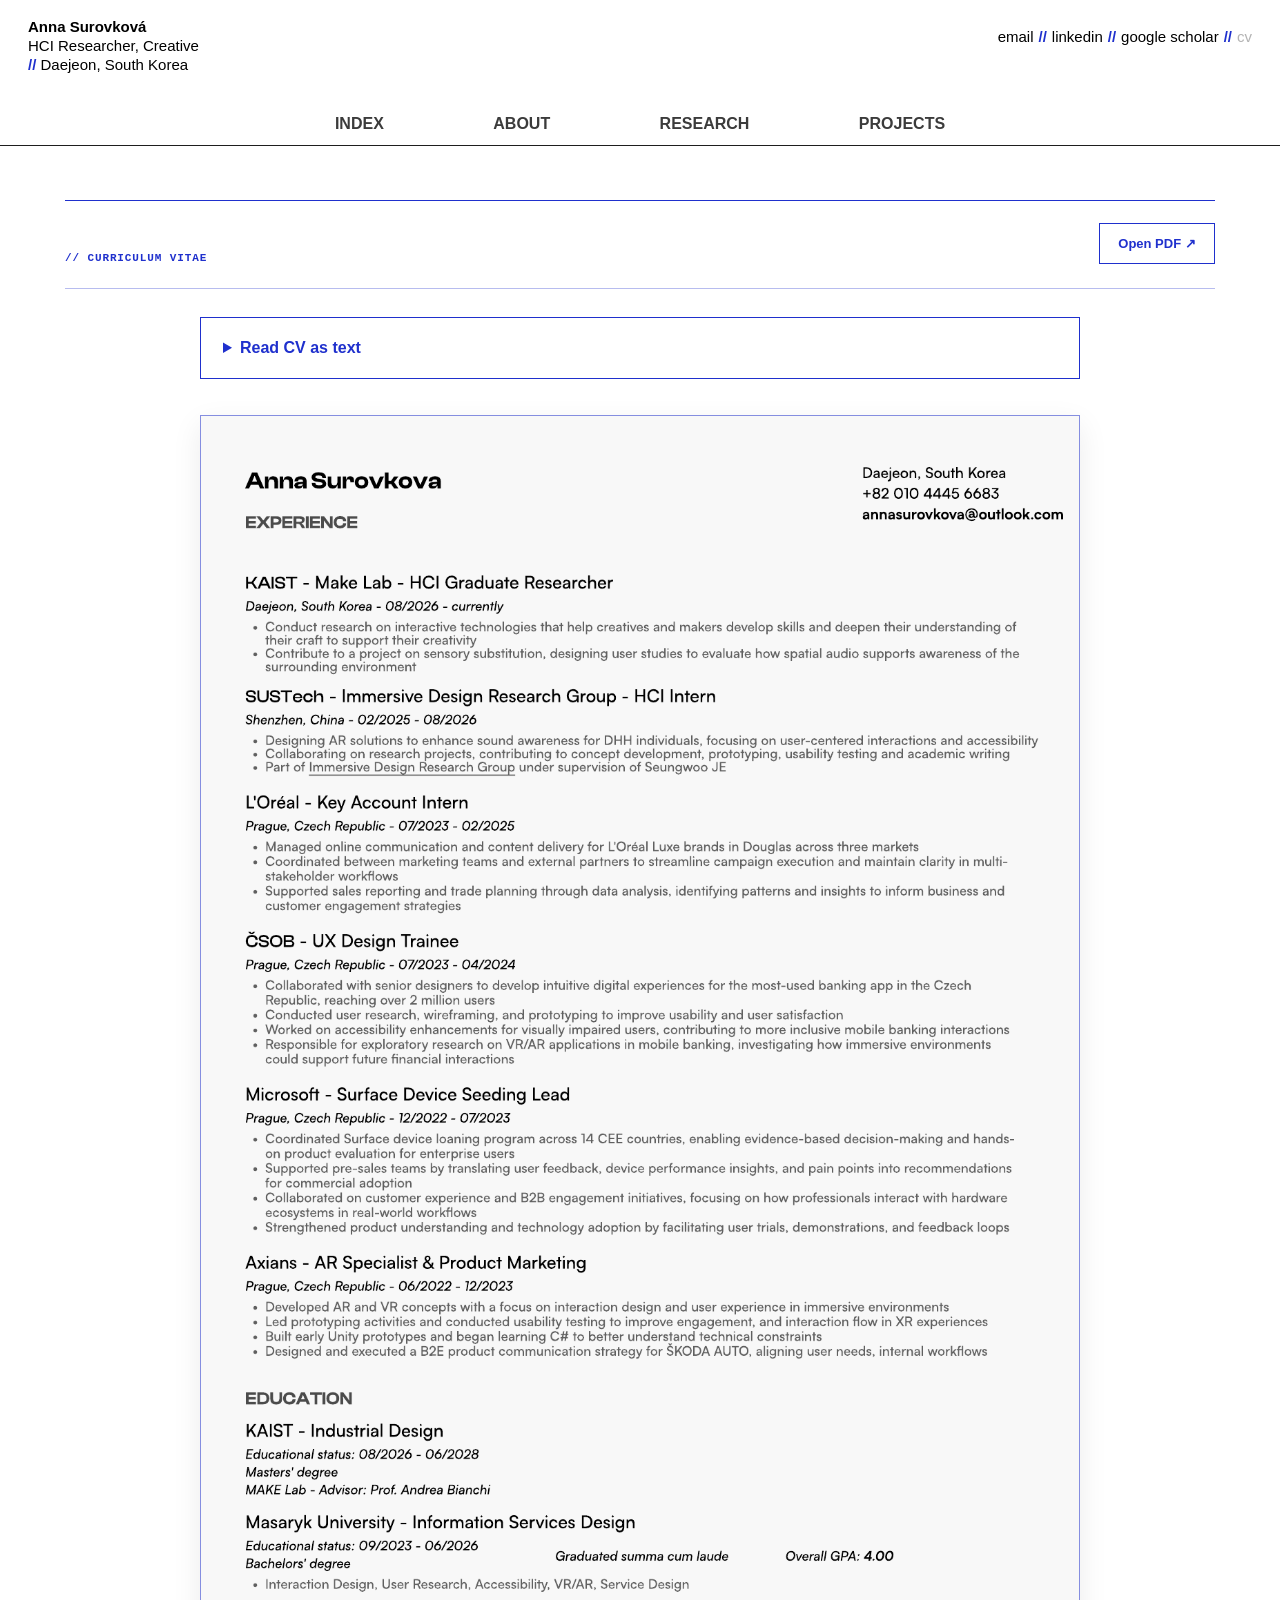
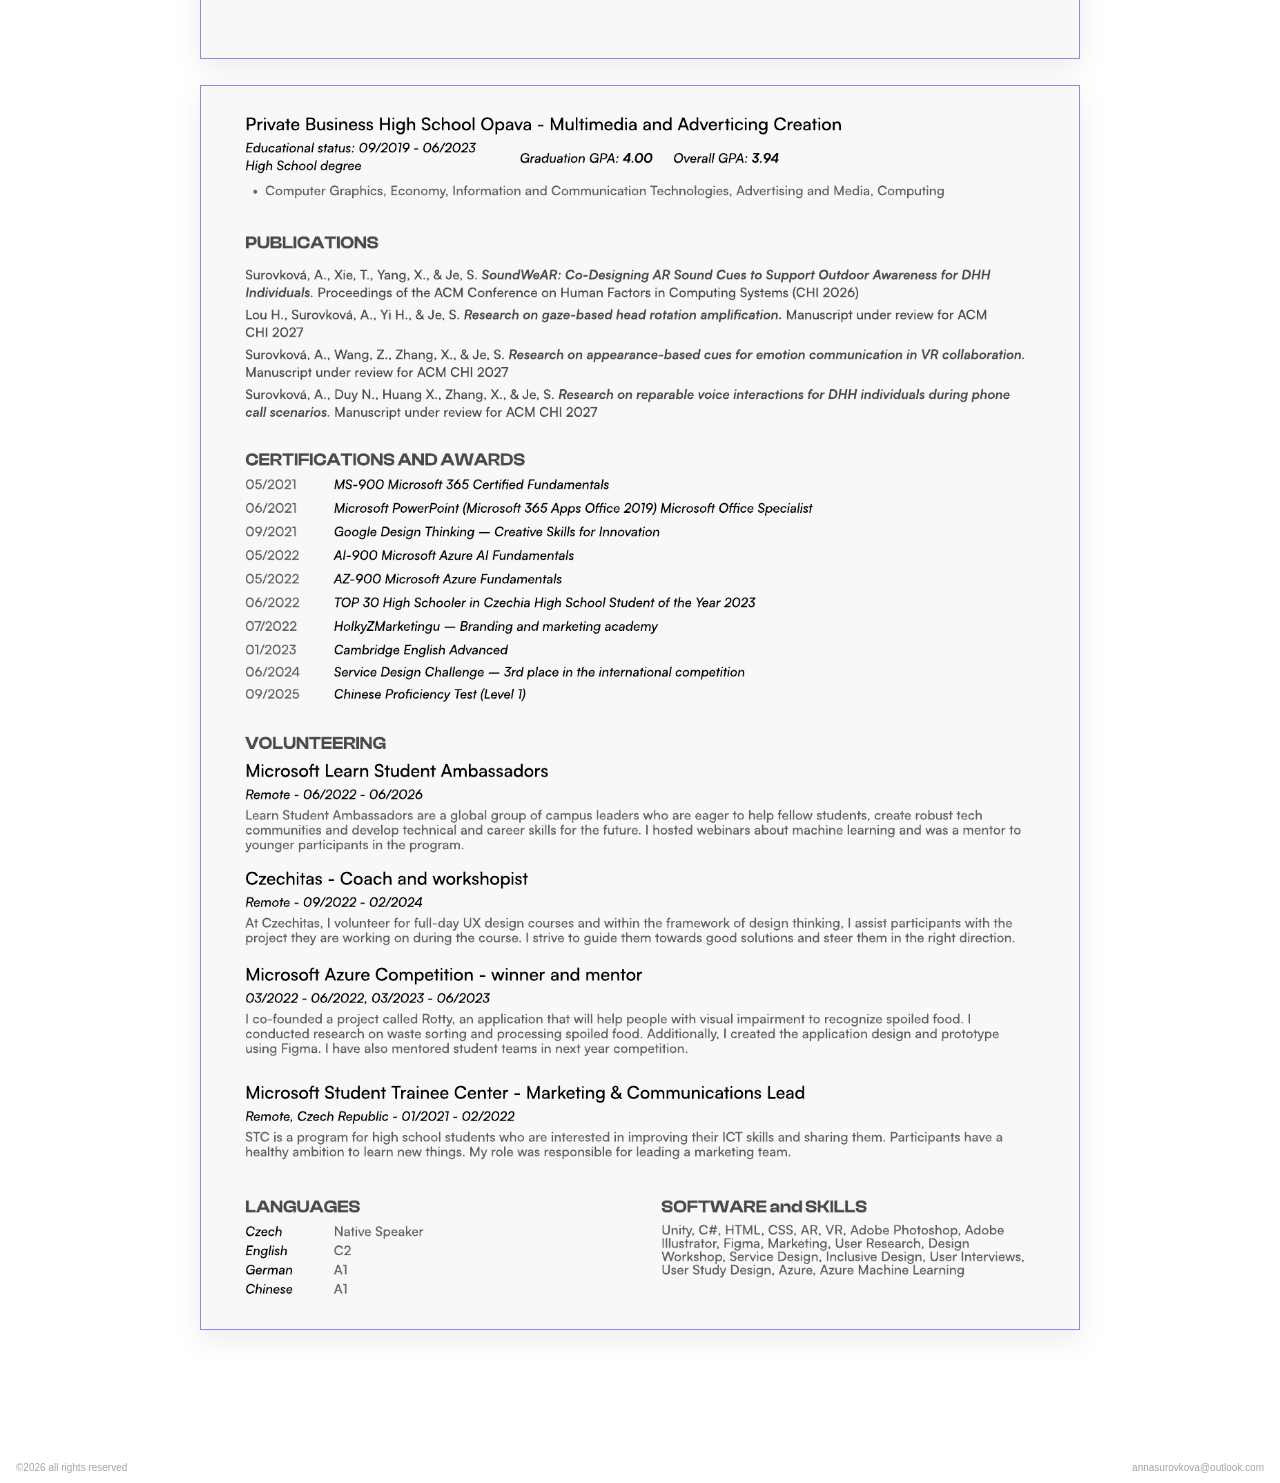
<file: cv.html>
<!doctype html>
<html lang="en">
  <head>
    <meta charset="UTF-8" />
    <meta name="viewport" content="width=device-width, initial-scale=1" />
    <meta name="description" content="Curriculum vitae of Anna Surovková, HCI Graduate Researcher at KAIST MAKE Lab and master's student in Industrial Design." />
    <title>CV — Anna Surovková</title>
    <link rel="stylesheet" href="./interior-pages.css?v=20261030c" />
  </head>
  <body>
    <header class="page-header">
      <div class="page-header__top">
        <div class="page-identity">
          <strong>Anna Surovková</strong>
          <span>HCI Researcher, Creative</span>
          <span><i>//</i> Daejeon, South Korea</span>
        </div>
        <nav class="page-links" aria-label="External links">
          <a href="mailto:annasurovkova@outlook.com">email</a><i>//</i>
          <a href="https://www.linkedin.com/in/annasurovkova/" target="_blank" rel="noreferrer">linkedin</a><i>//</i>
          <a href="https://scholar.google.com/citations?view_op=list_works&amp;hl=en&amp;user=cHsy_EwAAAAJ" target="_blank" rel="noreferrer">google scholar</a><i>//</i>
          <a href="./cv.html" aria-current="page">cv</a>
        </nav>
      </div>
      <nav class="page-nav" aria-label="Primary navigation">
        <a href="./index.html">INDEX</a>
        <a href="./about.html">ABOUT</a>
        <a href="./research.html">RESEARCH</a>
        <a href="./projects.html">PROJECTS</a>
      </nav>
    </header>

    <main class="interior-main cv-page">
      <header class="cv-intro">
        <div>
          <h1 class="section-index"><span>//</span> Curriculum Vitae</h1>
        </div>
        <div class="cv-intro__actions">
          <a href="./assets/anna-surovkova-cv.pdf?v=20261030" target="_blank" rel="noreferrer">Open PDF <span aria-hidden="true">↗</span></a>
        </div>
      </header>

      <details class="cv-text">
        <summary>Read CV as text</summary>
        <div class="cv-text__content">
          <header class="cv-text__header">
            <h2>Anna Surovková</h2>
            <address>
              Daejeon, South Korea<br />
              +82 010 4445 6683<br />
              <a href="mailto:annasurovkova@outlook.com">annasurovkova@outlook.com</a>
            </address>
          </header>

          <section class="cv-text__section" aria-labelledby="cv-experience">
            <h3 id="cv-experience">Experience</h3>
            <article class="cv-text__entry">
              <h4>KAIST — MAKE Lab — HCI Graduate Researcher</h4>
              <p class="cv-text__meta">Daejeon, South Korea · August 2026–present</p>
              <ul>
                <li>Conduct research on interactive technologies that help creatives and makers develop skills and deepen their understanding of their craft to support their creativity</li>
                <li>Contribute to a project on sensory substitution, designing user studies to evaluate how spatial audio supports awareness of the surrounding environment</li>
              </ul>
            </article>
            <article class="cv-text__entry">
              <h4>SUSTech — Immersive Design Research Group — HCI Intern</h4>
              <p class="cv-text__meta">Shenzhen, China · February 2025–August 2026</p>
              <ul>
                <li>Designed AR solutions to enhance sound awareness for DHH individuals, focusing on user-centered interactions and accessibility</li>
                <li>Collaborated on research projects, contributing to concept development, prototyping, usability testing, and academic writing</li>
                <li>Part of Immersive Design Research Group under the supervision of Seungwoo Je</li>
              </ul>
            </article>
            <article class="cv-text__entry">
              <h4>L’Oréal — Key Account Intern</h4>
              <p class="cv-text__meta">Prague, Czech Republic · July 2023–February 2025</p>
              <ul>
                <li>Managed online communication and content delivery for L’Oréal Luxe brands in Douglas across three markets</li>
                <li>Coordinated between marketing teams and external partners to streamline campaign execution and maintain clarity in multi-stakeholder workflows</li>
                <li>Supported sales reporting and trade planning through data analysis, identifying patterns and insights to inform business and customer engagement strategies</li>
              </ul>
            </article>
            <article class="cv-text__entry">
              <h4>ČSOB — UX Design Trainee</h4>
              <p class="cv-text__meta">Prague, Czech Republic · July 2023–April 2024</p>
              <ul>
                <li>Collaborated with senior designers to develop intuitive digital experiences for the most-used banking app in the Czech Republic, reaching over 2 million users</li>
                <li>Conducted user research, wireframing, and prototyping to improve usability and user satisfaction</li>
                <li>Worked on accessibility enhancements for visually impaired users, contributing to more inclusive mobile banking interactions</li>
                <li>Responsible for exploratory research on VR/AR applications in mobile banking, investigating how immersive environments could support future financial interactions</li>
              </ul>
            </article>
            <article class="cv-text__entry">
              <h4>Microsoft — Surface Device Seeding Lead</h4>
              <p class="cv-text__meta">Prague, Czech Republic · December 2022–July 2023</p>
              <ul>
                <li>Coordinated Surface device loaning program across 14 CEE countries, enabling evidence-based decision-making and hands-on product evaluation for enterprise users</li>
                <li>Supported pre-sales teams by translating user feedback, device performance insights, and pain points into recommendations for commercial adoption</li>
                <li>Collaborated on customer experience and B2B engagement initiatives, focusing on how professionals interact with hardware ecosystems in real-world workflows</li>
                <li>Strengthened product understanding and technology adoption by facilitating user trials, demonstrations, and feedback loops</li>
              </ul>
            </article>
            <article class="cv-text__entry">
              <h4>Axians — AR Specialist &amp; Product Marketing</h4>
              <p class="cv-text__meta">Prague, Czech Republic · June 2022–December 2023</p>
              <ul>
                <li>Developed AR and VR concepts with a focus on interaction design and user experience in immersive environments</li>
                <li>Led prototyping activities and conducted usability testing to improve engagement and interaction flow in XR experiences</li>
                <li>Built early Unity prototypes and began learning C# to better understand technical constraints</li>
                <li>Designed and executed a B2E product communication strategy for ŠKODA AUTO, aligning user needs and internal workflows</li>
              </ul>
            </article>
          </section>

          <section class="cv-text__section" aria-labelledby="cv-education">
            <h3 id="cv-education">Education</h3>
            <article class="cv-text__entry">
              <h4>KAIST — Industrial Design</h4>
              <p class="cv-text__meta">August 2026–June 2028 (expected)</p>
              <p>Master’s degree<br />MAKE Lab · Advisor: Prof. Andrea Bianchi</p>
            </article>
            <article class="cv-text__entry">
              <h4>Masaryk University — Information Services Design</h4>
              <p class="cv-text__meta">September 2023–June 2026</p>
              <p>Bachelor’s degree · Graduated <em>summa cum laude</em> · Overall GPA: 4.00</p>
              <ul><li>Interaction Design, User Research, Accessibility, VR/AR, Service Design</li></ul>
            </article>
            <article class="cv-text__entry">
              <h4>Private Business High School Opava — Multimedia and Advertising Creation</h4>
              <p class="cv-text__meta">September 2019–June 2023</p>
              <p>High school degree · Graduation GPA: 4.00 · Overall GPA: 3.94</p>
              <ul><li>Computer Graphics, Economy, Information and Communication Technologies, Advertising and Media, Computing</li></ul>
            </article>
          </section>

          <section class="cv-text__section" aria-labelledby="cv-publications">
            <h3 id="cv-publications">Publications</h3>
            <p>Surovková, A., Xie, T., Yang, X., &amp; Je, S. <cite>SoundWeAR: Co-Designing AR Sound Cues to Support Outdoor Awareness for DHH Individuals.</cite> Proceedings of the ACM Conference on Human Factors in Computing Systems (CHI 2026). <a href="https://doi.org/10.1145/3772318.3790880" target="_blank" rel="noreferrer">Read paper <span aria-hidden="true">↗</span></a></p>
            <h4 class="cv-text__subheading">Manuscripts under review</h4>
            <ul class="cv-text__publications">
              <li>Lou, H., Surovková, A., Yi, H., &amp; Je, S. <cite>Research on gaze-based head rotation amplification.</cite> Manuscript under review for ACM CHI 2027.</li>
              <li>Surovková, A., Wang, Z., Zhang, X., &amp; Je, S. <cite>Research on appearance-based cues for emotion communication in VR collaboration.</cite> Manuscript under review for ACM CHI 2027.</li>
              <li>Surovková, A., Duy, N., Huang, X., Zhang, X., &amp; Je, S. <cite>Research on reparable voice interactions for DHH individuals during phone call scenarios.</cite> Manuscript under review for ACM CHI 2027.</li>
            </ul>
          </section>

          <section class="cv-text__section" aria-labelledby="cv-certifications">
            <h3 id="cv-certifications">Certifications and awards</h3>
            <dl class="cv-text__dated-list">
              <div><dt>May 2021</dt><dd>MS-900 Microsoft 365 Certified Fundamentals</dd></div>
              <div><dt>June 2021</dt><dd>Microsoft PowerPoint (Microsoft 365 Apps Office 2019) Microsoft Office Specialist</dd></div>
              <div><dt>September 2021</dt><dd>Google Design Thinking — Creative Skills for Innovation</dd></div>
              <div><dt>May 2022</dt><dd>AI-900 Microsoft Azure AI Fundamentals</dd></div>
              <div><dt>May 2022</dt><dd>AZ-900 Microsoft Azure Fundamentals</dd></div>
              <div><dt>June 2022</dt><dd>TOP 30 High Schooler in Czechia High School Student of the Year 2023</dd></div>
              <div><dt>July 2022</dt><dd>HolkyZMarketingu — Branding and marketing academy</dd></div>
              <div><dt>January 2023</dt><dd>Cambridge English Advanced</dd></div>
              <div><dt>June 2024</dt><dd>Service Design Challenge — 3rd place in the international competition</dd></div>
              <div><dt>September 2025</dt><dd>Chinese Proficiency Test (Level 1)</dd></div>
            </dl>
          </section>

          <section class="cv-text__section" aria-labelledby="cv-volunteering">
            <h3 id="cv-volunteering">Volunteering</h3>
            <article class="cv-text__entry">
              <h4>Microsoft Learn Student Ambassadors</h4>
              <p class="cv-text__meta">Remote · June 2022–June 2026</p>
              <p>Learn Student Ambassadors are a global group of campus leaders who are eager to help fellow students, create robust tech communities, and develop technical and career skills for the future. I hosted webinars about machine learning and was a mentor to younger participants in the program.</p>
            </article>
            <article class="cv-text__entry">
              <h4>Czechitas — Coach and workshopist</h4>
              <p class="cv-text__meta">Remote · September 2022–February 2024</p>
              <p>At Czechitas, I volunteered for full-day UX design courses within the framework of design thinking. I assisted participants with the projects they were working on during the course, guiding them towards good solutions and steering them in the right direction.</p>
            </article>
            <article class="cv-text__entry">
              <h4>Microsoft Azure Competition — Winner and mentor</h4>
              <p class="cv-text__meta">March 2022–June 2022; March 2023–June 2023</p>
              <p>I co-founded a project called Rotty, an application to help people with visual impairment recognize spoiled food. I conducted research on waste sorting and processing spoiled food, and created the application design and prototype using Figma. I also mentored student teams in the following year’s competition.</p>
            </article>
            <article class="cv-text__entry">
              <h4>Microsoft Student Trainee Center — Marketing &amp; Communications Lead</h4>
              <p class="cv-text__meta">Remote, Czech Republic · January 2021–February 2022</p>
              <p>STC is a program for high school students who are interested in improving their ICT skills and sharing them. Participants have a healthy ambition to learn new things. My role was responsible for leading a marketing team.</p>
            </article>
          </section>

          <section class="cv-text__section" aria-labelledby="cv-languages">
            <h3 id="cv-languages">Languages</h3>
            <dl class="cv-text__dated-list">
              <div><dt>Czech</dt><dd>Native speaker</dd></div>
              <div><dt>English</dt><dd>C2</dd></div>
              <div><dt>German</dt><dd>A1</dd></div>
              <div><dt>Chinese</dt><dd>A1</dd></div>
            </dl>
          </section>
          <section class="cv-text__section" aria-labelledby="cv-skills">
            <h3 id="cv-skills">Software and skills</h3>
            <p>Unity, C#, HTML, CSS, AR, VR, Adobe Photoshop, Adobe Illustrator, Figma, Marketing, User Research, Design Workshop, Service Design, Inclusive Design, Usability Testing, User Study Design, Field Research, Cross-Cultural Communication</p>
          </section>
        </div>
      </details>

      <section class="cv-sheets" aria-label="Visual CV preview, two pages; full text is available above">
        <figure class="cv-sheet">
          <img src="./assets/anna-surovkova-cv-page-1.png?v=20261030" alt="Anna Surovková curriculum vitae, page 1 of 2" />
        </figure>
        <figure class="cv-sheet">
          <img src="./assets/anna-surovkova-cv-page-2.png?v=20261030" alt="Anna Surovková curriculum vitae, page 2 of 2" />
        </figure>
      </section>
    </main>

    <footer class="site-footer"><span>©2026 all rights reserved</span><a href="mailto:annasurovkova@outlook.com">annasurovkova@outlook.com</a></footer>
  </body>
</html>
</file>
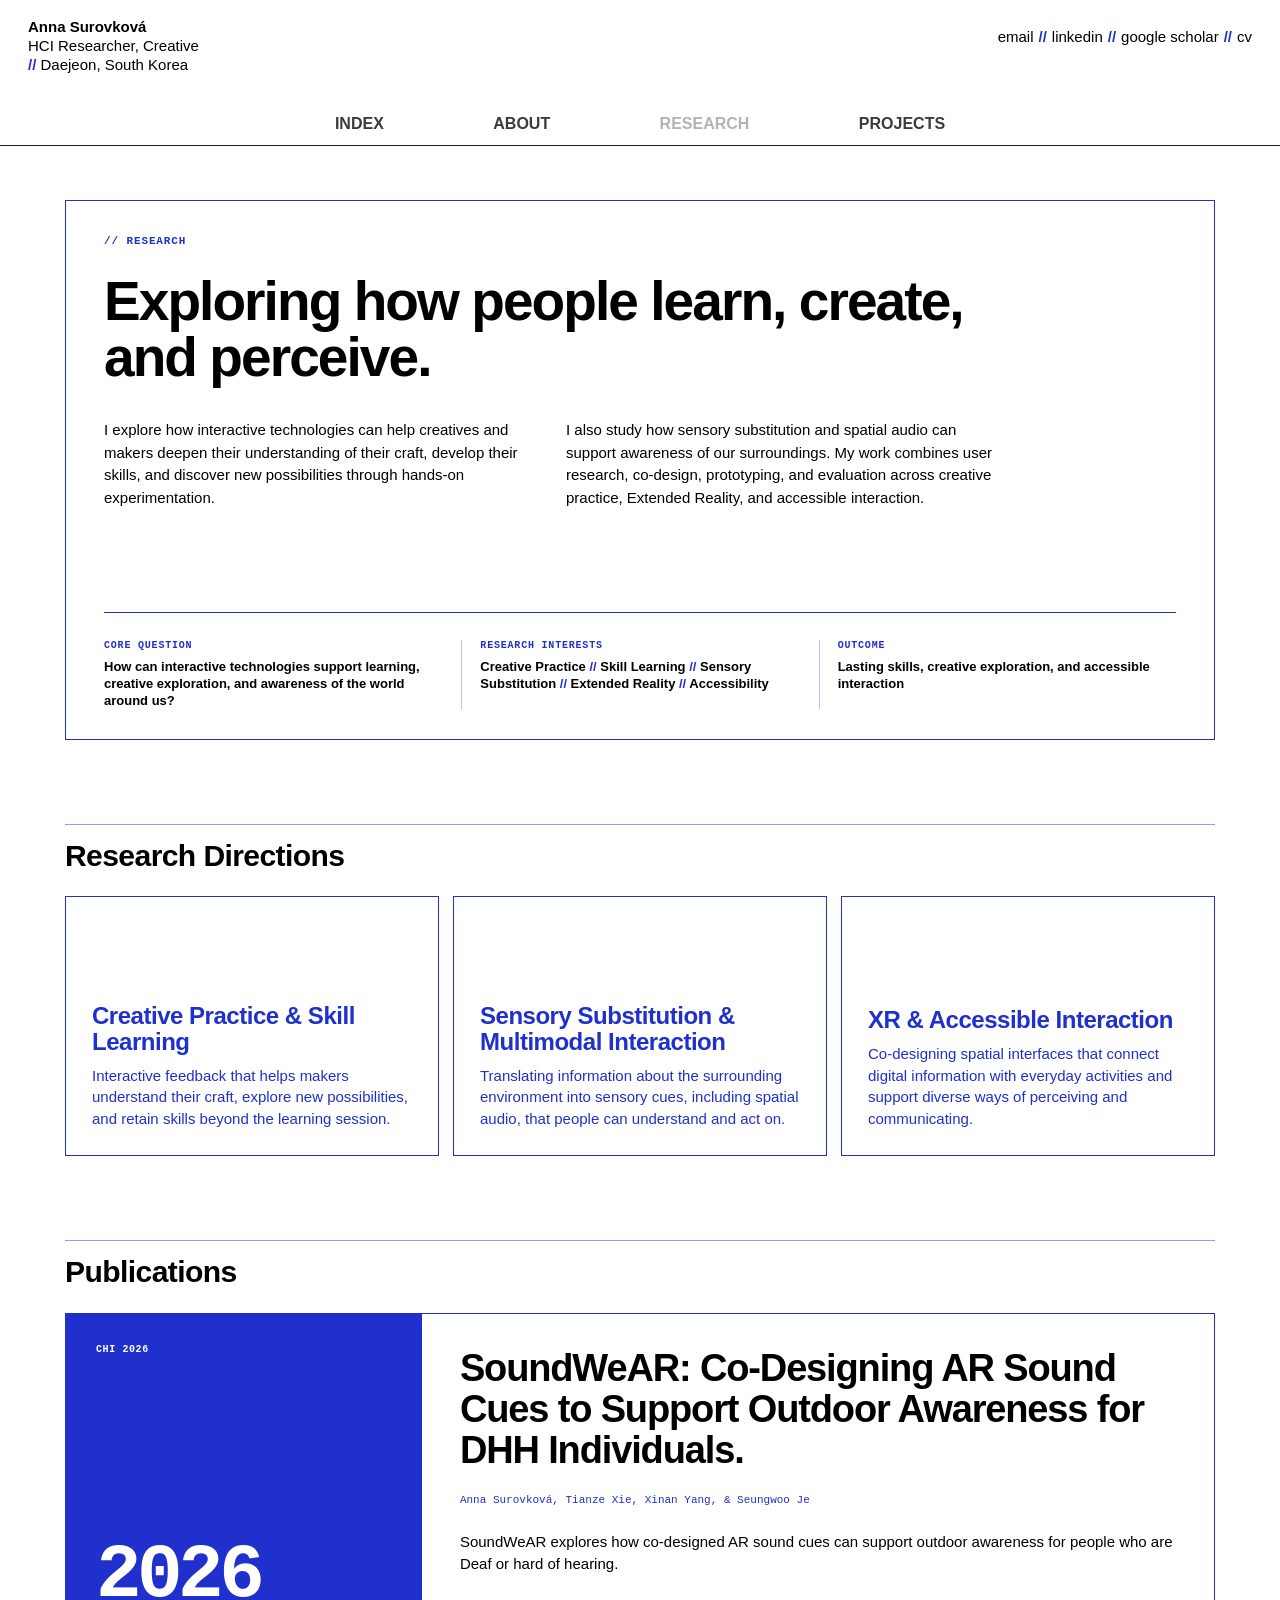
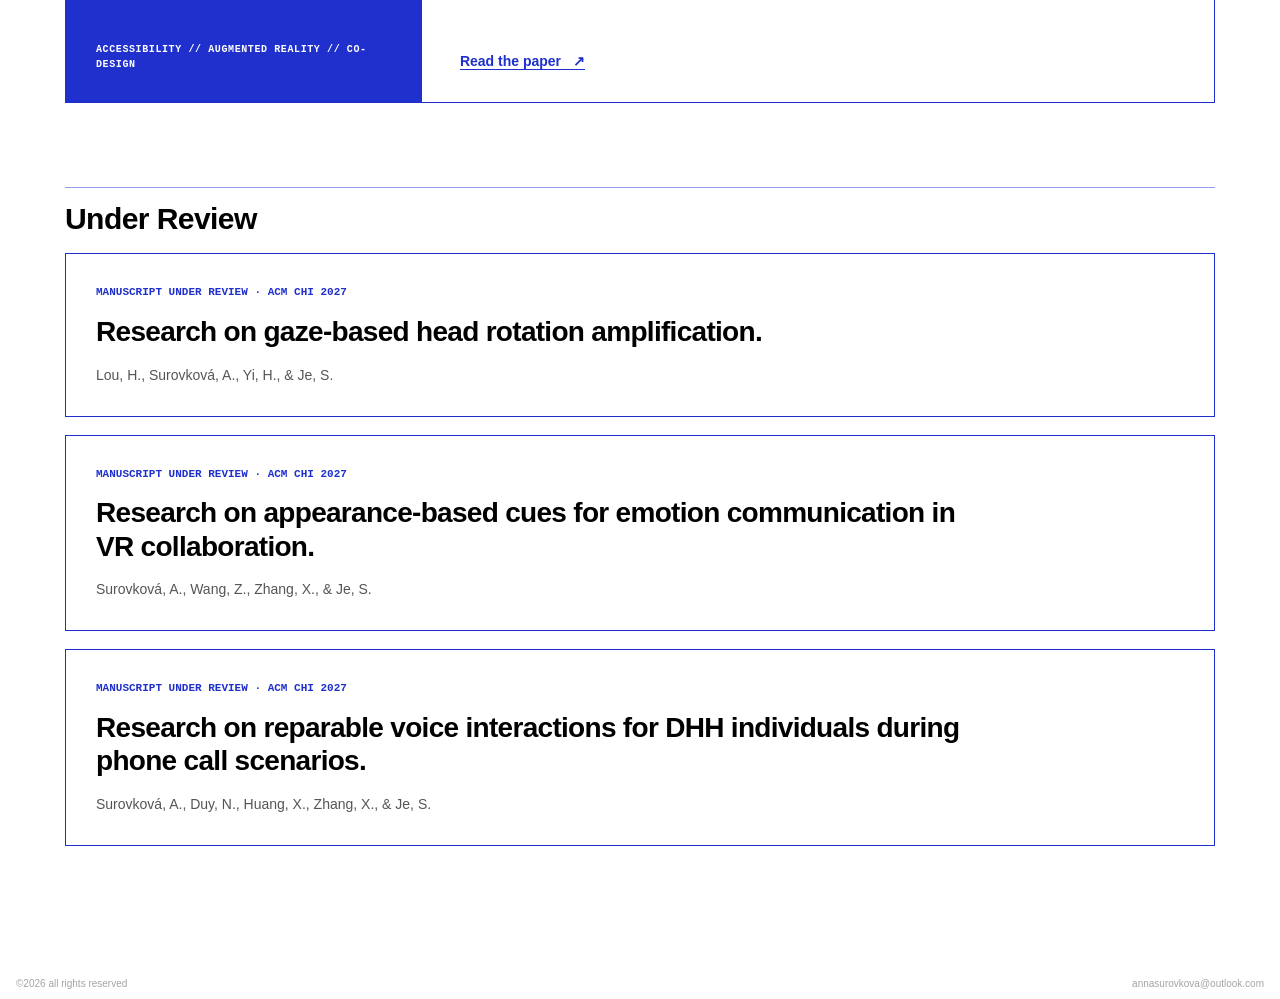
<file: research.html>
<!doctype html>
<html lang="en">
  <head>
    <meta charset="UTF-8" />
    <meta name="viewport" content="width=device-width, initial-scale=1" />
    <meta name="description" content="HCI research by Anna Surovková exploring creative practice, skill learning, sensory substitution, Extended Reality, and accessible interaction." />
    <title>Research — Anna Surovková</title>
    <link rel="stylesheet" href="./interior-pages.css?v=20261030c" />
  </head>
  <body>
    <header class="page-header">
      <div class="page-header__top">
        <div class="page-identity"><strong>Anna Surovková</strong><span>HCI Researcher, Creative</span><span><i>//</i> Daejeon, South Korea</span></div>
        <nav class="page-links" aria-label="External links">
          <a href="mailto:annasurovkova@outlook.com">email</a><i>//</i><a href="https://www.linkedin.com/in/annasurovkova/" target="_blank" rel="noreferrer">linkedin</a><i>//</i><a href="https://scholar.google.com/citations?view_op=list_works&amp;hl=en&amp;user=cHsy_EwAAAAJ" target="_blank" rel="noreferrer">google scholar</a><i>//</i><a href="./cv.html">cv</a>
        </nav>
      </div>
      <nav class="page-nav" aria-label="Primary navigation"><a href="./index.html">INDEX</a><a href="./about.html">ABOUT</a><a href="./research.html" aria-current="page">RESEARCH</a><a href="./projects.html">PROJECTS</a></nav>
    </header>

    <main class="interior-main research-page">
      <section class="research-hero" aria-labelledby="research-title">
        <div class="research-hero__copy">
          <p class="section-index"><span>//</span> Research</p>
          <h1 id="research-title">Exploring how people learn, create, and perceive.</h1>
          <div class="research-hero__summary">
            <p>I explore how interactive technologies can help creatives and makers deepen their understanding of their craft, develop their skills, and discover new possibilities through hands-on experimentation.</p>
            <p>I also study how sensory substitution and spatial audio can support awareness of our surroundings. My work combines user research, co-design, prototyping, and evaluation across creative practice, Extended Reality, and accessible interaction.</p>
          </div>
          <dl class="research-hero__facts">
            <div><dt>Core question</dt><dd>How can interactive technologies support learning, creative exploration, and awareness of the world around us?</dd></div>
            <div><dt>Research interests</dt><dd>Creative Practice <span>//</span> Skill Learning <span>//</span> Sensory Substitution <span>//</span> Extended Reality <span>//</span> Accessibility</dd></div>
            <div><dt>Outcome</dt><dd>Lasting skills, creative exploration, and accessible interaction</dd></div>
          </dl>
        </div>

      </section>

      <section class="research-directions" aria-labelledby="directions-title">
        <header class="section-heading section-heading--quiet">
          <h2 id="directions-title">Research Directions</h2>
        </header>
        <div class="research-directions__grid">
          <article class="research-direction"><h3>Creative Practice &amp; Skill Learning</h3><p>Interactive feedback that helps makers understand their craft, explore new possibilities, and retain skills beyond the learning session.</p></article>
          <article class="research-direction"><h3>Sensory Substitution &amp; Multimodal Interaction</h3><p>Translating information about the surrounding environment into sensory cues, including spatial audio, that people can understand and act on.</p></article>
          <article class="research-direction"><h3>XR &amp; Accessible Interaction</h3><p>Co-designing spatial interfaces that connect digital information with everyday activities and support diverse ways of perceiving and communicating.</p></article>
        </div>
      </section>

      <section class="research-featured" aria-labelledby="publications-title">
        <header class="section-heading section-heading--quiet">
          <h2 id="publications-title">Publications</h2>
        </header>
        <article class="featured-publication">
          <div class="featured-publication__meta">
            <span>CHI 2026</span>
            <time datetime="2026">2026</time>
            <p>Accessibility <i>//</i> Augmented Reality <i>//</i> Co-design</p>
          </div>
          <div class="featured-publication__copy">
            <h3>SoundWeAR: Co-Designing AR Sound Cues to Support Outdoor Awareness for DHH Individuals.</h3>
            <p class="featured-publication__authors">Anna Surovková, Tianze Xie, Xinan Yang, &amp; Seungwoo Je</p>
            <p>SoundWeAR explores how co-designed AR sound cues can support outdoor awareness for people who are Deaf or hard of hearing.</p>
            <a href="https://doi.org/10.1145/3772318.3790880" target="_blank" rel="noreferrer">Read the paper <span>↗</span></a>
          </div>
        </article>
      </section>

      <section class="research-featured research-under-review" aria-labelledby="under-review-title">
        <header class="section-heading section-heading--quiet">
          <h2 id="under-review-title">Under Review</h2>
        </header>
        <article class="manuscript-entry">
          <p class="manuscript-entry__status">Manuscript under review · ACM CHI 2027</p>
          <h3>Research on gaze-based head rotation amplification.</h3>
          <p class="manuscript-entry__authors">Lou, H., Surovková, A., Yi, H., &amp; Je, S.</p>
        </article>
        <article class="manuscript-entry">
          <p class="manuscript-entry__status">Manuscript under review · ACM CHI 2027</p>
          <h3>Research on appearance-based cues for emotion communication in VR collaboration.</h3>
          <p class="manuscript-entry__authors">Surovková, A., Wang, Z., Zhang, X., &amp; Je, S.</p>
        </article>
        <article class="manuscript-entry">
          <p class="manuscript-entry__status">Manuscript under review · ACM CHI 2027</p>
          <h3>Research on reparable voice interactions for DHH individuals during phone call scenarios.</h3>
          <p class="manuscript-entry__authors">Surovková, A., Duy, N., Huang, X., Zhang, X., &amp; Je, S.</p>
        </article>
      </section>

    </main>

    <footer class="site-footer"><span>©2026 all rights reserved</span><a href="mailto:annasurovkova@outlook.com">annasurovkova@outlook.com</a></footer>
  </body>
</html>
</file>
<file: interior-pages.css>
:root {
  --site-blue: #1f30cd;
  --site-text: #000;
  --site-muted: rgb(59 59 59 / 39%);
  --site-sans: "Helvetica Neue", "Avenir Next", Avenir, Helvetica, Arial, sans-serif;
  --site-mono: "Roboto Mono", "SFMono-Regular", Consolas, "Liberation Mono", monospace;
  color-scheme: light;
}

* {
  box-sizing: border-box;
}

html {
  background: #fff;
}

body {
  min-width: 320px;
  margin: 0;
  background: #fff;
  color: var(--site-text);
  font-family: var(--site-sans);
  -webkit-font-smoothing: antialiased;
  text-rendering: optimizeLegibility;
}

a {
  color: inherit;
}

.page-header {
  min-height: 146px;
  border-bottom: 1px solid #1e1e1e;
}

.page-header__top {
  display: flex;
  justify-content: space-between;
  min-height: 100px;
  padding: 18px 28px 0;
  font-size: 15px;
  line-height: 1.25;
}

.page-identity {
  display: flex;
  flex-direction: column;
}

.page-identity strong {
  font-weight: 800;
}

.page-identity i,
.page-links i {
  color: var(--site-blue);
  font-style: normal;
  font-weight: 800;
}

.page-links {
  display: flex;
  gap: 5px;
  align-items: flex-start;
  padding-top: 10px;
  white-space: nowrap;
}

.page-links a {
  text-decoration: none;
}

.page-links a:hover,
.page-links a:focus-visible {
  text-decoration: underline;
  text-underline-offset: 3px;
}

.page-links a[aria-current="page"] {
  color: var(--site-muted);
}

.page-nav {
  display: grid;
  grid-template-columns: repeat(4, auto);
  justify-content: center;
  gap: clamp(70px, 8.55vw, 110px);
  min-height: 45px;
  padding-top: 15px;
}

.page-nav a {
  position: relative;
  color: #3b3b3b;
  font-size: 16px;
  font-weight: 750;
  text-decoration: none;
}

.page-nav a::after {
  position: absolute;
  right: 0;
  bottom: -8px;
  left: 0;
  height: 1px;
  background: currentColor;
  content: "";
  opacity: 0;
  transform: scaleX(0);
  transform-origin: left;
  transition: opacity 180ms ease, transform 180ms ease;
}

.page-nav a[aria-current="page"] {
  color: var(--site-muted);
}

.page-nav a:hover,
.page-nav a:focus-visible {
  color: var(--site-blue);
}

.page-nav a:hover::after,
.page-nav a:focus-visible::after {
  opacity: 1;
  transform: scaleX(1);
}

.interior-main {
  width: min(100% - 130px, 1150px);
  margin: 0 auto;
  padding: 44px 0 88px;
}

.page-intro {
  max-width: 1120px;
}

.page-intro h1 {
  margin: 0 0 4px;
  font-size: clamp(36px, 3.125vw, 40px);
  font-weight: 750;
  line-height: 1.22;
}

.page-intro p {
  margin: 0;
  max-width: 1080px;
  font-size: 16px;
  line-height: 1.45;
}

.about-experience {
  display: grid;
  grid-template-columns: 1fr 1fr;
  gap: 64px;
  margin-top: 50px;
}

.experience-column h2,
.research-publications h2 {
  margin: 0 0 16px;
  font-size: 20px;
  font-weight: 750;
  line-height: 1.35;
}

.experience-list {
  display: grid;
  gap: 18px;
  margin: 0;
  padding: 0;
  list-style: none;
}

.experience-list p {
  margin: 0;
  font-size: 16px;
  line-height: 1.35;
}

.experience-list strong {
  font-weight: 750;
}

.cv-link {
  display: inline-block;
  margin-top: 18px;
  color: var(--site-blue);
  font-size: 15px;
  text-decoration: none;
}

.about-visual {
  display: grid;
  grid-template-columns: 1.26fr 1fr;
  min-height: 301px;
  margin: 84px 24px 0;
}

.about-visual__photo {
  min-height: 301px;
  overflow: hidden;
}

.about-visual__photo img {
  display: block;
  width: 100%;
  height: 100%;
  object-fit: cover;
  object-position: center 27%;
}

.about-visual__note {
  display: flex;
  align-items: center;
  border: 1px solid var(--site-blue);
  padding: 42px;
  color: var(--site-blue);
  font-size: 16px;
  line-height: 1.35;
}

.greetings {
  display: grid;
  grid-template-columns: repeat(4, 1fr);
  margin: 34px 24px 0;
  color: #3b3b3b;
  font-size: 16px;
  font-weight: 750;
  text-align: center;
}

.greetings span:last-child {
  color: var(--site-muted);
}

.section-index {
  margin: 0;
  color: var(--site-blue);
  font-family: var(--site-mono);
  font-size: 11px;
  font-weight: 600;
  letter-spacing: 0.08em;
  text-transform: uppercase;
}

.section-index span,
.cv-link span,
.language-display span {
  color: var(--site-blue);
  font-weight: 800;
}

.about-main {
  padding-top: 54px;
}

.about-hero {
  display: grid;
  grid-template-columns: minmax(0, 1.55fr) minmax(330px, 0.9fr);
  min-height: 586px;
}

.about-hero__copy {
  display: flex;
  flex-direction: column;
  border: 1px solid var(--site-blue);
  padding: 34px 38px 30px;
}

.about-hero h1 {
  max-width: 760px;
  margin: 26px 0 34px;
  font-size: clamp(42px, 4.3vw, 55px);
  font-weight: 750;
  letter-spacing: -0.035em;
  line-height: 1.02;
}

.about-hero__summary {
  display: grid;
  grid-template-columns: repeat(2, minmax(0, 1fr));
  gap: 24px;
  max-width: 720px;
}

.about-hero__summary p {
  margin: 0;
  font-size: 15px;
  line-height: 1.5;
}

.about-facts {
  display: grid;
  grid-template-columns: repeat(3, minmax(0, 1fr));
  gap: 0;
  margin: auto 0 0;
  padding-top: 27px;
  border-top: 1px solid var(--site-blue);
}

.about-facts div {
  padding-right: 18px;
}

.about-facts div + div {
  border-left: 1px solid rgb(31 48 205 / 30%);
  padding-left: 18px;
}

.about-facts dt {
  margin-bottom: 7px;
  color: var(--site-blue);
  font-family: var(--site-mono);
  font-size: 10px;
  font-weight: 600;
  letter-spacing: 0.08em;
  text-transform: uppercase;
}

.about-facts dd {
  margin: 0;
  font-size: 13px;
  font-weight: 650;
  line-height: 1.3;
}

.about-hero__portrait {
  position: relative;
  min-width: 0;
  margin: 0;
  overflow: hidden;
  border-top: 1px solid var(--site-blue);
  border-right: 1px solid var(--site-blue);
  border-bottom: 1px solid var(--site-blue);
  background: #0a0a0a;
}

.about-hero__portrait::after,
.about-current__photo::after {
  position: absolute;
  inset: 12px;
  border: 1px solid rgb(255 255 255 / 72%);
  content: "";
  pointer-events: none;
}

.about-hero__portrait img {
  display: block;
  width: 100%;
  height: 100%;
  object-fit: cover;
  object-position: 52% center;
  filter: saturate(0.86) contrast(1.03);
}

.about-main .about-experience {
  display: block;
  margin-top: 84px;
}

.section-heading {
  display: grid;
  grid-template-columns: minmax(180px, 0.42fr) minmax(0, 1.58fr);
  align-items: end;
  padding: 18px 0 20px;
  border-top: 1px solid var(--site-blue);
  border-bottom: 1px solid rgb(31 48 205 / 28%);
}

.section-heading .section-index {
  display: block;
  padding: 0 20px 4px 0;
  background: transparent;
  color: var(--site-blue);
  font-size: 10px;
}

.section-heading .section-index span {
  margin: 0 5px;
  color: var(--site-blue);
}

.section-heading h2 {
  display: block;
  margin: 0;
  border-left: 1px solid rgb(31 48 205 / 24%);
  padding: 0 0 0 24px;
  font-size: clamp(31px, 3vw, 40px);
  font-weight: 750;
  letter-spacing: -0.026em;
  line-height: 1.04;
}

.about-experience__heading,
.section-heading--quiet {
  display: block;
  padding: 15px 0 0;
  border-top-color: rgb(31 48 205 / 48%);
  border-bottom: 0;
}

.about-experience__heading h2,
.section-heading--quiet h2 {
  border-left: 0;
  padding: 0;
  font-size: clamp(25px, 2.35vw, 31px);
  font-weight: 700;
  letter-spacing: -0.02em;
  line-height: 1.08;
}

.about-current h2,
.language-explorer h2 {
  margin: 0;
  font-size: clamp(31px, 3vw, 39px);
  font-weight: 750;
  letter-spacing: -0.025em;
  line-height: 1.05;
}

.experience-grid {
  display: grid;
  grid-template-columns: repeat(2, minmax(0, 1fr));
  align-items: start;
  gap: 14px;
  margin-top: 24px;
}

.experience-grid__column {
  display: flex;
  min-width: 0;
  flex-direction: column;
  align-items: stretch;
}

.about-main .experience-column {
  border: 1px solid var(--site-blue);
}

.about-main .experience-column h3 {
  margin: 0;
  padding: 15px 18px;
  border-bottom: 1px solid var(--site-blue);
  background: #fff;
  color: var(--site-blue);
  font-size: 17px;
  font-weight: 750;
}

.about-main .experience-list {
  display: block;
}

.about-main .experience-list li {
  position: relative;
  min-height: 116px;
  padding: 18px 18px 19px;
}

.about-main .experience-list li + li {
  border-top: 1px solid rgb(31 48 205 / 38%);
}

.experience-list__meta {
  display: block;
  margin-bottom: 12px;
  color: var(--site-blue);
  font-family: var(--site-mono);
  font-size: 10px;
  letter-spacing: 0.04em;
  text-transform: uppercase;
}

.experience-list__meta i {
  font-style: normal;
  font-weight: 800;
}

.about-main .experience-list strong {
  display: block;
  margin-bottom: 4px;
  font-size: 17px;
}

.about-main .experience-list p {
  font-size: 14px;
  line-height: 1.42;
}

.about-main .cv-link {
  align-self: flex-start;
  margin-top: 20px;
  border-bottom: 1px solid transparent;
  font-weight: 650;
  transition: border-color 180ms ease;
}

.about-main .cv-link:hover,
.about-main .cv-link:focus-visible {
  border-color: currentColor;
}

.about-current {
  display: grid;
  grid-template-columns: minmax(0, 1.45fr) minmax(320px, 0.75fr);
  min-height: 390px;
  margin-top: 84px;
}

.about-current__photo {
  position: relative;
  min-width: 0;
  margin: 0;
  overflow: hidden;
  border: 1px solid var(--site-blue);
}

.about-current__photo img {
  display: block;
  width: 100%;
  height: 100%;
  object-fit: cover;
  object-position: center;
}

.about-current__copy {
  display: flex;
  flex-direction: column;
  justify-content: center;
  border-top: 1px solid var(--site-blue);
  border-right: 1px solid var(--site-blue);
  border-bottom: 1px solid var(--site-blue);
  background: var(--site-blue);
  padding: 40px;
  color: #fff;
}

.about-current__copy .section-index {
  margin-bottom: 38px;
  color: #fff;
}

.about-current__copy .section-index span {
  color: #fff;
}

.about-current__copy p:last-child {
  margin: 24px 0 0;
  font-size: 15px;
  line-height: 1.48;
}

.language-explorer {
  margin-top: 84px;
}

.language-explorer__header {
  align-items: center;
}

.language-explorer__title {
  display: grid;
  grid-template-columns: max-content minmax(0, 1fr);
  align-items: center;
  gap: clamp(40px, 6vw, 88px);
  border-left: 1px solid rgb(31 48 205 / 24%);
  padding-left: 24px;
}

.language-explorer__header.section-heading--quiet .language-explorer__title {
  border-left: 0;
  padding-left: 0;
}

.language-explorer .section-heading--quiet h2 {
  font-size: clamp(25px, 2.35vw, 31px);
  font-weight: 700;
  letter-spacing: -0.02em;
  line-height: 1.08;
}

.language-explorer__header h2 {
  border-left: 0;
  padding-left: 0;
}

.language-explorer__title > p {
  justify-self: center;
  margin: 0;
  max-width: none;
  font-size: 14px;
  line-height: 1.42;
  white-space: nowrap;
}

.language-explorer__body {
  display: grid;
  grid-template-columns: 1fr;
  margin-top: 24px;
  border: 1px solid var(--site-blue);
}

.language-tabs {
  display: grid;
  grid-template-columns: repeat(4, minmax(0, 1fr));
  grid-template-rows: 64px;
}

.language-tabs button {
  display: flex;
  align-items: center;
  border: 0;
  border-right: 1px solid rgb(31 48 205 / 42%);
  border-bottom: 1px solid var(--site-blue);
  background: #fff;
  padding: 0 20px;
  color: var(--site-blue);
  font: inherit;
  font-size: 17px;
  font-weight: 700;
  text-align: left;
  cursor: pointer;
  transition: background-color 180ms ease, color 180ms ease;
}

.language-tabs button:last-child {
  border-right: 0;
}

.language-tabs button[aria-selected="true"],
.language-tabs button:hover {
  background: var(--site-blue);
  color: #fff;
}

.language-tabs button:focus-visible {
  position: relative;
  z-index: 1;
  outline: 2px solid #000;
  outline-offset: -4px;
}

.language-display {
  display: grid;
  grid-template-columns: minmax(0, 1fr) minmax(280px, 1fr);
  height: 460px;
  min-height: 0;
  overflow: hidden;
  background: var(--site-blue);
  color: #fff;
}

.language-display__copy {
  display: flex;
  min-width: 0;
  flex-direction: column;
  padding: 35px 34px 38px;
}

.language-display__meta,
.language-display__pronunciation {
  margin: 0;
  font-family: var(--site-mono);
  font-size: 11px;
  letter-spacing: 0.05em;
  text-transform: uppercase;
}

.language-display .language-display__meta span,
.language-display .language-display__pronunciation span {
  color: #fff;
}

.language-display__greeting {
  margin: auto 0 15px;
  font-size: clamp(46px, 6vw, 80px);
  font-weight: 750;
  letter-spacing: -0.055em;
  line-height: 0.9;
  white-space: nowrap;
}

.language-display__greeting[lang="ko"] {
  font-size: clamp(42px, 5.25vw, 70px);
}

.language-display__context {
  max-width: 520px;
  margin: 25px 0 0;
  font-size: 14px;
  line-height: 1.45;
}

.language-display__visual {
  position: relative;
  min-width: 0;
  margin: 0;
  overflow: hidden;
  border-left: 1px solid rgb(255 255 255 / 62%);
  background: #fff;
}

.language-display__visual img {
  display: block;
  width: 100%;
  height: 100%;
  object-fit: cover;
  object-position: center;
  filter: saturate(0.9) contrast(1.075) brightness(0.98);
  transform: scale(1.012);
  transform-origin: center;
  image-rendering: auto;
}

.language-display__visual img[src$="about-china-idg-group.jpeg"] {
  filter: saturate(0.94) contrast(1.09) brightness(0.965);
  transform: scale(1.045);
}

.language-display__visual::before {
  position: absolute;
  z-index: 1;
  inset: 0;
  background-image: url("data:image/svg+xml,%3Csvg viewBox='0 0 180 180' xmlns='http://www.w3.org/2000/svg'%3E%3Cfilter id='noise'%3E%3CfeTurbulence type='fractalNoise' baseFrequency='.82' numOctaves='3' seed='8' stitchTiles='stitch'/%3E%3C/filter%3E%3Crect width='100%25' height='100%25' filter='url(%23noise)' opacity='.58'/%3E%3C/svg%3E");
  background-size: 180px 180px;
  content: "";
  mix-blend-mode: soft-light;
  opacity: 0.16;
  pointer-events: none;
}

.language-display__visual::after {
  position: absolute;
  z-index: 2;
  inset: 12px;
  border: 1px solid #fff;
  border-radius: 0;
  content: "";
  pointer-events: none;
}

.language-display__visual[data-fit="contain"] img {
  object-fit: contain;
}

.research-page {
  padding-top: 54px;
}

.research-hero {
  display: grid;
  grid-template-columns: 1fr;
  min-height: 540px;
}

.research-hero__copy {
  display: flex;
  min-width: 0;
  flex-direction: column;
  border: 1px solid var(--site-blue);
  padding: 34px 38px 30px;
}

.research-hero h1 {
  max-width: 920px;
  margin: 26px 0 34px;
  font-size: clamp(42px, 4.3vw, 55px);
  font-weight: 750;
  letter-spacing: -0.035em;
  line-height: 1.02;
}

.research-hero__summary {
  display: grid;
  grid-template-columns: repeat(2, minmax(0, 1fr));
  gap: 24px;
  max-width: 900px;
}

.research-hero__summary p {
  margin: 0;
  font-size: 15px;
  line-height: 1.5;
}

.research-hero__facts {
  display: grid;
  grid-template-columns: repeat(3, minmax(0, 1fr));
  margin: auto 0 0;
  padding-top: 27px;
  border-top: 1px solid var(--site-blue);
}

.research-hero__facts div {
  padding-right: 18px;
}

.research-hero__facts div + div {
  border-left: 1px solid rgb(31 48 205 / 30%);
  padding-left: 18px;
}

.research-hero__facts dt {
  margin-bottom: 7px;
  color: var(--site-blue);
  font-family: var(--site-mono);
  font-size: 10px;
  font-weight: 600;
  letter-spacing: 0.08em;
  text-transform: uppercase;
}

.research-hero__facts dd {
  margin: 0;
  font-size: 13px;
  font-weight: 650;
  line-height: 1.32;
}

.research-hero__facts dd span {
  color: var(--site-blue);
  font-weight: 800;
}

.research-map {
  position: relative;
  min-width: 0;
  margin: 0;
  overflow: hidden;
  border-top: 1px solid var(--site-blue);
  border-right: 1px solid var(--site-blue);
  border-bottom: 1px solid var(--site-blue);
  background: var(--site-blue);
  color: #fff;
}

.research-map figcaption {
  position: absolute;
  z-index: 2;
  top: 24px;
  left: 24px;
  font-family: var(--site-mono);
  font-size: 9px;
  font-weight: 600;
  letter-spacing: 0.06em;
  text-transform: uppercase;
}

.research-map figcaption span {
  font-weight: 800;
}

.research-map svg {
  position: absolute;
  inset: 74px 38px 42px;
  width: calc(100% - 76px);
  height: calc(100% - 116px);
  overflow: visible;
}

.research-map path,
.research-map circle {
  fill: none;
  stroke: rgb(255 255 255 / 48%);
  stroke-width: 0.45;
  vector-effect: non-scaling-stroke;
}

.research-map__label {
  position: absolute;
  z-index: 2;
  max-width: 112px;
  font-family: var(--site-mono);
  font-size: 9px;
  font-weight: 600;
  letter-spacing: 0.04em;
  line-height: 1.35;
  text-transform: uppercase;
}

.research-map__label--xr { top: 16%; right: 11%; text-align: right; }
.research-map__label--sensing { top: 48%; left: 8%; }
.research-map__label--ai { right: 9%; bottom: 13%; }
.research-map__label--feedback { bottom: 14%; left: 8%; }

.research-map__core {
  position: absolute;
  z-index: 2;
  top: 50%;
  left: 50%;
  display: flex;
  flex-direction: column;
  align-items: center;
  transform: translate(-50%, -50%);
  text-align: center;
}

.research-map__core small {
  font-family: var(--site-mono);
  font-size: 9px;
  letter-spacing: 0.05em;
  text-transform: uppercase;
}

.research-map__core strong {
  margin-top: 4px;
  font-size: clamp(22px, 2.35vw, 30px);
  letter-spacing: -0.03em;
}

.research-directions,
.research-featured,
.research-method {
  margin-top: 84px;
}

.research-directions__grid,
.research-method__grid {
  display: grid;
  grid-template-columns: repeat(3, minmax(0, 1fr));
  margin-top: 24px;
}

.research-directions__grid {
  gap: 14px;
}

.research-direction {
  display: flex;
  flex-direction: column;
  justify-content: flex-end;
  min-height: 260px;
  border: 1px solid var(--site-blue);
  padding: 26px;
  color: var(--site-blue);
}

.research-method article > span {
  font-family: var(--site-mono);
  font-size: 10px;
  font-weight: 600;
  letter-spacing: 0.08em;
}

.research-direction h3,
.research-method h3 {
  margin: 0 0 10px;
  font-size: clamp(20px, 1.9vw, 24px);
  font-weight: 750;
  letter-spacing: -0.02em;
  line-height: 1.08;
}

.research-direction p,
.research-method p {
  margin: 0;
  font-size: 15px;
  line-height: 1.44;
}

.featured-publication {
  display: grid;
  grid-template-columns: minmax(270px, 0.62fr) minmax(0, 1.38fr);
  min-height: 390px;
  margin-top: 24px;
  border: 1px solid var(--site-blue);
}

.featured-publication__meta {
  display: flex;
  flex-direction: column;
  background: var(--site-blue);
  padding: 30px;
  color: #fff;
}

.featured-publication__meta > span,
.featured-publication__meta time,
.featured-publication__meta p {
  font-family: var(--site-mono);
  font-size: 10px;
  font-weight: 600;
  letter-spacing: 0.06em;
  text-transform: uppercase;
}

.featured-publication__meta time {
  margin: auto 0 8px;
  font-size: clamp(50px, 6vw, 76px);
  font-weight: 750;
  letter-spacing: -0.06em;
  line-height: 0.9;
}

.featured-publication__meta p {
  margin: 24px 0 0;
  line-height: 1.5;
}

.featured-publication__meta i {
  font-style: normal;
  font-weight: 800;
}

.featured-publication__copy {
  display: flex;
  flex-direction: column;
  padding: 34px 38px 32px;
}

.featured-publication__copy h3 {
  max-width: 720px;
  margin: 0;
  font-size: clamp(27px, 3vw, 38px);
  font-weight: 750;
  letter-spacing: -0.03em;
  line-height: 1.08;
}

.featured-publication__copy > p {
  max-width: 720px;
  margin: 22px 0 0;
  font-size: 15px;
  line-height: 1.45;
}

.featured-publication__copy .featured-publication__authors {
  color: var(--site-blue);
  font-family: var(--site-mono);
  font-size: 11px;
}

.featured-publication__copy a {
  align-self: flex-start;
  margin-top: auto;
  border-bottom: 1px solid currentColor;
  padding-top: 28px;
  color: var(--site-blue);
  font-size: 14px;
  font-weight: 650;
  text-decoration: none;
}

.featured-publication__copy a span {
  margin-left: 8px;
}

.research-method__grid {
  border: 1px solid var(--site-blue);
}

.research-method article {
  min-height: 240px;
  padding: 26px;
}

.research-method article + article {
  border-left: 1px solid var(--site-blue);
}

.research-method article > span {
  color: var(--site-blue);
}

.research-method h3 {
  margin-top: 58px;
}

.projects-page {
  padding-top: 54px;
}

.projects-hero {
  display: grid;
  grid-template-columns: 1fr;
  min-height: 540px;
}

.projects-hero__copy {
  display: flex;
  min-width: 0;
  flex-direction: column;
  border: 1px solid var(--site-blue);
  padding: 34px 38px 30px;
}

.projects-hero h1 {
  max-width: 920px;
  margin: 26px 0 34px;
  font-size: clamp(42px, 4.3vw, 55px);
  font-weight: 750;
  letter-spacing: -0.035em;
  line-height: 1.02;
}

.projects-hero__summary {
  display: grid;
  grid-template-columns: repeat(2, minmax(0, 1fr));
  gap: 24px;
  max-width: 900px;
}

.projects-hero__summary p {
  margin: 0;
  font-size: 15px;
  line-height: 1.5;
}

.projects-hero__facts {
  display: grid;
  grid-template-columns: repeat(3, minmax(0, 1fr));
  margin: auto 0 0;
  padding-top: 27px;
  border-top: 1px solid var(--site-blue);
}

.projects-hero__facts div {
  padding-right: 18px;
}

.projects-hero__facts div + div {
  border-left: 1px solid rgb(31 48 205 / 30%);
  padding-left: 18px;
}

.projects-hero__facts dt {
  margin-bottom: 7px;
  color: var(--site-blue);
  font-family: var(--site-mono);
  font-size: 10px;
  font-weight: 600;
  letter-spacing: 0.08em;
  text-transform: uppercase;
}

.projects-hero__facts dd {
  margin: 0;
  font-size: 13px;
  font-weight: 650;
  line-height: 1.32;
}

.projects-hero__facts dd span {
  color: var(--site-blue);
  font-weight: 800;
}

.projects-mosaic {
  display: grid;
  grid-template: repeat(2, minmax(0, 1fr)) / repeat(2, minmax(0, 1fr));
  gap: 1px;
  min-width: 0;
  overflow: hidden;
  border-top: 1px solid var(--site-blue);
  border-right: 1px solid var(--site-blue);
  border-bottom: 1px solid var(--site-blue);
  background: var(--site-blue);
}

.projects-mosaic__item {
  position: relative;
  min-width: 0;
  margin: 0;
  overflow: hidden;
  background: #f8f7f5;
}

.projects-mosaic__item img {
  display: block;
  width: 100%;
  height: 100%;
  object-fit: cover;
}

.projects-mosaic__item--soundwear img,
.projects-mosaic__item--zachranka img {
  object-fit: contain;
}

.projects-mosaic__item--lifesaver img {
  object-position: center;
}

.projects-mosaic__item figcaption {
  position: absolute;
  right: 0;
  bottom: 0;
  left: 0;
  padding: 10px 11px;
  background: rgb(0 0 0 / 77%);
  color: #fff;
  font-family: var(--site-mono);
  font-size: 8px;
  letter-spacing: 0.04em;
  text-transform: uppercase;
}

.projects-mosaic__item figcaption span {
  font-weight: 800;
}

.project-portfolio,
.project-process,
.projects-contact {
  margin-top: 84px;
}

.project-portfolio__grid {
  display: grid;
  grid-template-columns: repeat(2, minmax(0, 1fr));
  gap: 14px;
  margin-top: 24px;
}

.portfolio-card {
  display: grid;
  min-width: 0;
  overflow: hidden;
  border: 1px solid var(--site-blue);
}

.portfolio-card--featured {
  grid-column: 1 / -1;
  grid-template-columns: minmax(0, 1.3fr) minmax(330px, 0.7fr);
  min-height: 430px;
}

.portfolio-card__media {
  min-width: 0;
  margin: 0;
  overflow: hidden;
  background: #f7f6f4;
}

.portfolio-card:not(.portfolio-card--featured) .portfolio-card__media {
  aspect-ratio: 16 / 10;
  border-bottom: 1px solid var(--site-blue);
}

.portfolio-card--featured .portfolio-card__media {
  border-right: 1px solid var(--site-blue);
}

.portfolio-card__media img {
  display: block;
  width: 100%;
  height: 100%;
  object-fit: cover;
  transition: transform 360ms cubic-bezier(0.2, 0.75, 0.3, 1);
}

.portfolio-card:hover .portfolio-card__media img {
  transform: scale(1.02);
}

.portfolio-card--soundwear .portfolio-card__media img,
.portfolio-card--zachranka .portfolio-card__media img {
  object-fit: contain;
  padding: 24px;
}

.portfolio-card--coffee .portfolio-card__media img {
  object-position: center;
}

.portfolio-card--lifesaver .portfolio-card__media img {
  object-position: center;
}

.portfolio-card--rotty .portfolio-card__media img {
  object-position: center;
}

.portfolio-card__copy {
  display: flex;
  min-height: 265px;
  flex-direction: column;
  padding: 25px 27px 26px;
}

.portfolio-card--featured .portfolio-card__copy {
  min-height: 0;
  padding: 30px 32px;
}

.portfolio-card__index {
  margin: 0;
  color: var(--site-blue);
  font-family: var(--site-mono);
  font-size: 10px;
  font-weight: 600;
  letter-spacing: 0.06em;
  text-transform: uppercase;
}

.portfolio-card__index span {
  font-weight: 800;
}

.portfolio-card h3 {
  margin: 36px 0 10px;
  font-size: clamp(25px, 2.6vw, 34px);
  font-weight: 750;
  letter-spacing: -0.03em;
  line-height: 1.05;
}

.portfolio-card--featured h3 {
  margin-top: auto;
  font-size: clamp(34px, 4vw, 50px);
}

.portfolio-card__copy > p:not(.portfolio-card__index) {
  margin: 0;
  font-size: 15px;
  line-height: 1.45;
}

.portfolio-card ul {
  display: flex;
  flex-wrap: wrap;
  gap: 6px 0;
  margin: auto 0 0;
  padding: 28px 0 0;
  list-style: none;
}

.portfolio-card li {
  color: var(--site-blue);
  font-family: var(--site-mono);
  font-size: 9px;
  font-weight: 600;
  letter-spacing: 0.04em;
  text-transform: uppercase;
}

.portfolio-card li:not(:last-child)::after {
  margin: 0 7px;
  content: "//";
  font-weight: 800;
}

.project-process__grid {
  display: grid;
  grid-template-columns: repeat(3, minmax(0, 1fr));
  margin-top: 24px;
  border: 1px solid var(--site-blue);
}

.project-process article {
  min-height: 240px;
  padding: 26px;
}

.project-process article + article {
  border-left: 1px solid var(--site-blue);
}

.project-process article > span {
  color: var(--site-blue);
  font-family: var(--site-mono);
  font-size: 10px;
  font-weight: 600;
  letter-spacing: 0.08em;
}

.project-process h3 {
  margin: 58px 0 10px;
  font-size: clamp(20px, 1.9vw, 24px);
  font-weight: 750;
  letter-spacing: -0.02em;
  line-height: 1.08;
}

.project-process p {
  margin: 0;
  font-size: 15px;
  line-height: 1.44;
}

.projects-contact {
  display: grid;
  grid-template-columns: minmax(0, 1.35fr) minmax(230px, 0.65fr);
  gap: 50px;
  align-items: end;
  background: var(--site-blue);
  padding: 34px 38px 38px;
  color: #fff;
}

.projects-contact .section-index {
  margin-bottom: 34px;
  color: #fff;
}

.projects-contact .section-index span {
  color: #fff;
}

.projects-contact h2 {
  max-width: 700px;
  margin: 0;
  font-size: clamp(32px, 3.4vw, 44px);
  font-weight: 750;
  letter-spacing: -0.03em;
  line-height: 1.05;
}

.projects-contact > a {
  display: flex;
  justify-content: space-between;
  border-bottom: 1px solid rgb(255 255 255 / 72%);
  padding-bottom: 9px;
  color: #fff;
  font-size: 16px;
  font-weight: 650;
  text-decoration: none;
}

.projects-contact > a span {
  font-size: 20px;
}

.research-statement {
  margin: 22px 38px 20px;
  padding: 24px 65px 26px;
  border: 1px solid var(--site-blue);
  background: var(--site-blue);
  color: #fff;
  font-size: 16px;
  line-height: 1.4;
}

.research-statement strong,
.research-statement span {
  display: block;
}

.research-statement strong {
  margin-bottom: 5px;
  font-size: clamp(22px, 2.18vw, 28px);
  font-weight: 750;
  line-height: 1.18;
}

.research-statement span {
  max-width: 860px;
}

.research-themes {
  display: grid;
  grid-template-columns: repeat(3, 1fr);
  gap: 14px;
  margin: 0 38px;
}

.research-theme {
  position: relative;
  min-height: 202px;
  border: 1px solid var(--site-blue);
  padding: 27px 26px;
  color: var(--site-blue);
}

.research-theme::before {
  display: block;
  margin-bottom: 32px;
  content: attr(data-index);
  font-family: var(--site-mono);
  font-size: 11px;
  font-weight: 600;
  letter-spacing: 0.08em;
}

.research-theme h2,
.research-theme p {
  margin: 0;
  font-size: 16px;
  font-weight: 500;
  line-height: 1.35;
}

.research-theme h2 {
  font-weight: 750;
}

.research-theme p {
  margin-top: 10px;
}

.research-publications {
  margin: 36px 38px 0;
}

.publication-row {
  display: grid;
  grid-template-columns: 120px 1fr;
  gap: 25px;
  font-size: 16px;
  line-height: 1.35;
}

.publication-row time,
.publication-row p {
  margin: 0;
}

.publication-row strong {
  font-weight: 750;
}

.projects-grid {
  display: grid;
  grid-template-columns: repeat(3, minmax(0, 1fr));
  gap: 14px;
  margin: 44px 26px 0;
}

.project-card {
  position: relative;
  display: block;
  aspect-ratio: 1;
  overflow: hidden;
  border: 1px solid var(--site-blue);
  background: #faf9f7;
  outline: none;
}

.project-card img {
  display: block;
  width: 100%;
  height: 100%;
  object-fit: cover;
  transition: filter 280ms ease, transform 360ms cubic-bezier(0.2, 0.75, 0.3, 1);
}

.project-card__meta {
  position: absolute;
  right: 0;
  bottom: 0;
  left: 0;
  padding: 56px 18px 17px;
  background: linear-gradient(transparent, rgb(0 0 0 / 82%));
  color: #fff;
  opacity: 0;
  transform: translateY(8px);
  transition: opacity 220ms ease, transform 280ms ease;
}

.project-card__meta span {
  display: block;
  margin-bottom: 5px;
  font-family: var(--site-mono);
  font-size: 10px;
  letter-spacing: 0.06em;
  text-transform: uppercase;
}

.project-card__meta h2 {
  margin: 0;
  font-size: clamp(19px, 1.72vw, 22px);
  font-weight: 750;
  line-height: 1.1;
}

.project-card:hover .project-card__meta,
.project-card:focus-visible .project-card__meta {
  opacity: 1;
  transform: translateY(0);
}

.project-card:hover img,
.project-card:focus-visible img {
  filter: brightness(0.82) saturate(0.85);
}

.project-card:focus-visible {
  outline: 2px solid var(--site-blue);
  outline-offset: 3px;
}

.project-card--coffee:hover img,
.project-card--coffee:focus-visible img {
  transform: scale(1.025);
}

.project-card--coffee img {
  object-position: 50% 50%;
}

.project-card--lifesaver img {
  width: 184%;
  height: 120%;
  max-width: none;
  object-fit: fill;
  transform: translate(0, -10%);
}

.project-card--lifesaver:hover img,
.project-card--lifesaver:focus-visible img {
  transform: translate(0, -10%) scale(1.015);
}

.project-card--zachranka img {
  object-fit: contain;
  transform: translateX(3%);
}

.project-card--zachranka:hover img,
.project-card--zachranka:focus-visible img {
  transform: translateX(3%) scale(1.025);
}

.project-card--soundwear img {
  width: 132%;
  max-width: none;
  object-fit: contain;
  transform: translate(-13%, 0);
}

.project-card--soundwear:hover img,
.project-card--soundwear:focus-visible img {
  transform: translate(-13%, 0) scale(1.025);
}

.project-card--rotty img {
  width: 130%;
  max-width: none;
  object-fit: cover;
  transform: translate(-8%, 0);
}

.project-card--rotty:hover img,
.project-card--rotty:focus-visible img {
  transform: translate(-8%, 0) scale(1.025);
}

.cv-page {
  padding-top: 54px;
}

.cv-intro {
  display: flex;
  justify-content: space-between;
  align-items: flex-end;
  gap: 32px;
  border-top: 1px solid var(--site-blue);
  border-bottom: 1px solid rgb(31 48 205 / 32%);
  padding: 22px 0 24px;
}

.cv-intro__actions {
  display: flex;
  flex-shrink: 0;
  gap: 10px;
}

.cv-intro__actions a {
  min-width: 116px;
  border: 1px solid var(--site-blue);
  padding: 12px 16px;
  color: var(--site-blue);
  font-size: 13px;
  font-weight: 700;
  text-align: center;
  text-decoration: none;
  transition: background-color 180ms ease, color 180ms ease;
}

.cv-intro__actions a:hover,
.cv-intro__actions a:focus-visible {
  background: var(--site-blue);
  color: #fff;
}

.research-under-review .manuscript-entry {
  margin-top: 18px;
  padding: clamp(20px, 3vw, 30px);
  border: 1px solid var(--site-blue);
  overflow-wrap: anywhere;
}

.research-under-review .manuscript-entry__status {
  margin: 0 0 14px;
  color: var(--site-blue);
  font-family: var(--site-mono);
  font-size: 11px;
  font-weight: 600;
  line-height: 1.5;
  text-transform: uppercase;
}

.research-under-review .manuscript-entry h3 {
  max-width: 900px;
  margin: 0;
  font-size: clamp(22px, 3vw, 28px);
  font-weight: 750;
  letter-spacing: -0.025em;
  line-height: 1.2;
}

.research-under-review .manuscript-entry__authors {
  margin: 16px 0 0;
  color: #555;
  font-size: 14px;
  line-height: 1.5;
}

.cv-text {
  width: min(100%, 880px);
  margin: 28px auto 0;
  border: 1px solid var(--site-blue);
  overflow-wrap: anywhere;
}

.cv-text > summary {
  padding: 18px 22px;
  color: var(--site-blue);
  font-size: 16px;
  font-weight: 700;
  line-height: 1.5;
  cursor: pointer;
}

.cv-text > summary::marker {
  color: var(--site-blue);
}

.cv-text > summary:hover {
  background: rgb(31 48 205 / 5%);
}

.cv-text > summary:focus-visible {
  outline: 2px solid var(--site-blue);
  outline-offset: 4px;
}

.cv-text[open] > summary {
  border-bottom: 1px solid rgb(31 48 205 / 32%);
}

.cv-text__content {
  padding: clamp(20px, 4vw, 42px);
  font-size: 16px;
  line-height: 1.6;
}

.cv-text__header h2 {
  margin: 0 0 12px;
  font-size: clamp(28px, 4vw, 36px);
  font-weight: 750;
  letter-spacing: -0.025em;
  line-height: 1.15;
}

.cv-text__header address {
  font-style: normal;
}

.cv-text a {
  color: var(--site-blue);
  text-underline-offset: 3px;
}

.cv-text a:focus-visible {
  outline: 2px solid var(--site-blue);
  outline-offset: 3px;
}

.cv-text__section {
  margin-top: 38px;
  border-top: 1px solid rgb(31 48 205 / 32%);
  padding-top: 22px;
}

.cv-text__section h3 {
  margin: 0 0 22px;
  color: var(--site-blue);
  font-size: 21px;
  font-weight: 750;
  line-height: 1.3;
}

.cv-text__entry + .cv-text__entry {
  margin-top: 28px;
}

.cv-text__section h4 {
  margin: 0 0 5px;
  font-size: 18px;
  font-weight: 700;
  line-height: 1.4;
}

.cv-text__section p {
  margin: 8px 0 0;
}

.cv-text__section .cv-text__meta {
  margin: 0 0 10px;
  color: #555;
  font-size: 15px;
}

.cv-text__section ul {
  margin: 10px 0 0;
  padding-left: 22px;
}

.cv-text__section li + li {
  margin-top: 6px;
}

.cv-text__section .cv-text__subheading {
  margin-top: 24px;
}

.cv-text__section .cv-text__publications li + li {
  margin-top: 16px;
}

.cv-text__dated-list {
  margin: 0;
}

.cv-text__dated-list > div {
  display: grid;
  grid-template-columns: minmax(112px, 0.28fr) minmax(0, 1fr);
  gap: 8px 20px;
}

.cv-text__dated-list > div + div {
  margin-top: 12px;
}

.cv-text__dated-list dt {
  color: #555;
}

.cv-text__dated-list dd {
  margin: 0;
}

@media (max-width: 430px) {
  .cv-text > summary {
    padding: 16px 20px;
  }

  .cv-text__dated-list > div {
    grid-template-columns: minmax(0, 1fr);
    gap: 2px;
  }
}

.cv-sheets {
  display: grid;
  gap: 26px;
  width: min(100%, 880px);
  margin: 36px auto 0;
}

.cv-sheet {
  margin: 0;
  border: 1px solid rgb(31 48 205 / 52%);
  background: #f5f5f5;
  box-shadow: 0 10px 28px rgb(0 0 0 / 8%);
}

.cv-sheet img {
  display: block;
  width: 100%;
  height: auto;
}

.site-footer {
  display: flex;
  justify-content: space-between;
  align-items: flex-end;
  min-height: 65px;
  padding: 30px 16px 10px;
  color: rgb(0 0 0 / 36%);
  font-size: 10px;
}

.site-footer a {
  color: inherit;
  text-decoration: none;
}

@media (min-width: 761px) and (max-width: 900px) {
  .projects-hero {
    grid-template-columns: 1fr;
  }

  .projects-mosaic {
    min-height: 500px;
    border-top: 0;
    border-left: 1px solid var(--site-blue);
  }

  .portfolio-card--featured {
    grid-template-columns: 1fr;
  }

  .portfolio-card--featured .portfolio-card__media {
    min-height: 360px;
    border-right: 0;
    border-bottom: 1px solid var(--site-blue);
  }

  .portfolio-card--featured .portfolio-card__copy {
    min-height: 320px;
  }

  .projects-contact {
    grid-template-columns: 1fr;
  }

  .projects-contact > a {
    max-width: 360px;
  }

  .research-hero {
    grid-template-columns: 1fr;
  }

  .research-map {
    min-height: 500px;
    border-top: 0;
    border-left: 1px solid var(--site-blue);
  }

  .research-directions__grid {
    grid-template-columns: repeat(2, minmax(0, 1fr));
  }

  .research-direction:last-child {
    grid-column: 1 / -1;
  }

  .featured-publication {
    grid-template-columns: 1fr;
  }

  .featured-publication__meta {
    min-height: 220px;
  }

  .featured-publication__meta time {
    margin-top: auto;
  }

  .about-hero {
    grid-template-columns: 1fr;
  }

  .about-hero__portrait {
    min-height: 480px;
    border-top: 0;
    border-left: 1px solid var(--site-blue);
  }

  .about-current {
    grid-template-columns: 1fr;
  }

  .about-current__photo {
    min-height: 420px;
  }

  .about-current__copy {
    border-top: 0;
    border-left: 1px solid var(--site-blue);
  }

  .language-explorer__header {
    display: block;
  }

  .language-explorer__title {
    grid-template-columns: 1fr;
    gap: 8px;
  }

  .language-explorer__title > p {
    justify-self: start;
    margin-top: 8px;
    white-space: normal;
  }

  .research-themes {
    grid-template-columns: repeat(2, minmax(0, 1fr));
  }

  .research-theme:last-child {
    grid-column: 1 / -1;
  }

  .projects-grid {
    grid-template-columns: repeat(2, minmax(0, 1fr));
    margin-right: 0;
    margin-left: 0;
  }
}

@media (max-width: 760px) {
  .page-header {
    min-height: 136px;
  }

  .cv-page {
    padding-top: 34px;
  }

  .cv-intro {
    align-items: flex-start;
    flex-direction: column;
    gap: 24px;
    padding: 16px 0 20px;
  }

  .cv-intro__actions {
    width: 100%;
  }

  .cv-intro__actions a {
    flex: 1;
  }

  .cv-sheets {
    gap: 14px;
    margin-top: 22px;
  }

  .page-header__top {
    min-height: 91px;
    padding: 15px 16px 0;
    font-size: 12px;
  }

  .page-links {
    max-width: 49%;
    flex-wrap: wrap;
    justify-content: flex-end;
    gap: 2px 4px;
    padding-top: 0;
    text-align: right;
    white-space: normal;
  }

  .page-nav {
    gap: 0;
    justify-content: stretch;
    padding-top: 14px;
    text-align: center;
  }

  .page-nav a {
    font-size: 12px;
  }

  .interior-main {
    width: calc(100% - 32px);
    padding: 32px 0 56px;
  }

  .about-main {
    padding-top: 32px;
  }

  .research-page {
    padding-top: 32px;
  }

  .projects-page {
    padding-top: 32px;
  }

  .projects-hero {
    grid-template-columns: 1fr;
    min-height: 0;
  }

  .projects-hero__copy {
    padding: 24px 20px 22px;
  }

  .projects-hero h1 {
    margin: 20px 0 26px;
    font-size: clamp(35px, 10vw, 45px);
  }

  .projects-hero__summary {
    grid-template-columns: 1fr;
    gap: 14px;
  }

  .projects-hero__summary p {
    font-size: 14px;
  }

  .projects-hero__facts {
    margin-top: 30px;
    padding-top: 20px;
  }

  .projects-hero__facts div {
    padding-right: 10px;
  }

  .projects-hero__facts div + div {
    padding-left: 10px;
  }

  .projects-hero__facts dd {
    font-size: 12px;
  }

  .projects-mosaic {
    min-height: 400px;
    border-top: 0;
    border-left: 1px solid var(--site-blue);
  }

  .project-portfolio,
  .project-process,
  .projects-contact {
    margin-top: 58px;
  }

  .project-portfolio__grid,
  .project-process__grid {
    grid-template-columns: 1fr;
  }

  .portfolio-card--featured {
    grid-column: auto;
    grid-template-columns: 1fr;
    min-height: 0;
  }

  .portfolio-card--featured .portfolio-card__media {
    min-height: 0;
    aspect-ratio: 16 / 10;
    border-right: 0;
    border-bottom: 1px solid var(--site-blue);
  }

  .portfolio-card--featured .portfolio-card__copy {
    min-height: 300px;
    padding: 25px 27px 26px;
  }

  .portfolio-card--featured h3 {
    margin-top: 36px;
  }

  .project-process article {
    min-height: 0;
  }

  .project-process article + article {
    border-top: 1px solid var(--site-blue);
    border-left: 0;
  }

  .projects-contact {
    grid-template-columns: 1fr;
    gap: 34px;
    padding: 30px 26px 32px;
  }

  .research-hero {
    grid-template-columns: 1fr;
    min-height: 0;
  }

  .research-hero__copy {
    padding: 24px 20px 22px;
  }

  .research-hero h1 {
    margin: 20px 0 26px;
    font-size: clamp(35px, 10vw, 45px);
  }

  .research-hero__summary {
    grid-template-columns: 1fr;
    gap: 14px;
  }

  .research-hero__summary p {
    font-size: 14px;
  }

  .research-hero__facts {
    margin-top: 30px;
    padding-top: 20px;
  }

  .research-hero__facts div {
    padding-right: 10px;
  }

  .research-hero__facts div + div {
    padding-left: 10px;
  }

  .research-hero__facts dd {
    font-size: 12px;
  }

  .research-map {
    min-height: 400px;
    border-top: 0;
    border-left: 1px solid var(--site-blue);
  }

  .research-directions,
  .research-featured,
  .research-method {
    margin-top: 58px;
  }

  .research-directions__grid,
  .research-method__grid {
    grid-template-columns: 1fr;
  }

  .research-direction {
    min-height: 220px;
  }

  .featured-publication {
    grid-template-columns: 1fr;
  }

  .featured-publication__meta {
    min-height: 210px;
    padding: 24px;
  }

  .featured-publication__copy {
    min-height: 390px;
    padding: 28px 24px;
  }

  .research-method article {
    min-height: 0;
  }

  .research-method article + article {
    border-top: 1px solid var(--site-blue);
    border-left: 0;
  }

  .about-hero {
    grid-template-columns: 1fr;
    min-height: 0;
  }

  .about-hero__copy {
    padding: 24px 20px 22px;
  }

  .about-hero h1 {
    margin: 20px 0 26px;
    font-size: clamp(35px, 10vw, 45px);
  }

  .about-hero__summary {
    grid-template-columns: 1fr;
    gap: 14px;
  }

  .about-hero__summary p {
    font-size: 14px;
  }

  .about-facts {
    margin-top: 30px;
    padding-top: 20px;
  }

  .about-facts div {
    padding-right: 10px;
  }

  .about-facts div + div {
    padding-left: 10px;
  }

  .about-facts dd {
    font-size: 12px;
  }

  .about-hero__portrait {
    min-height: 360px;
    border-top: 0;
    border-left: 1px solid var(--site-blue);
  }

  .about-main .about-experience,
  .about-current,
  .language-explorer {
    margin-top: 58px;
  }

  .section-heading {
    grid-template-columns: 1fr;
    gap: 9px;
    padding: 15px 0 18px;
  }

  .section-heading .section-index {
    min-height: 0;
    padding: 0;
  }

  .section-heading h2 {
    min-height: 0;
    border-left: 0;
    padding: 0;
    font-size: clamp(30px, 8.7vw, 36px);
    line-height: 1.04;
  }

  .about-experience__heading,
  .section-heading--quiet {
    gap: 0;
    padding: 13px 0 0;
  }

  .about-experience__heading h2,
  .section-heading--quiet h2,
  .language-explorer .section-heading--quiet h2 {
    font-size: 27px;
    line-height: 1.08;
  }

  .experience-grid {
    grid-template-columns: 1fr;
  }

  .about-main .experience-list li {
    min-height: 0;
  }

  .about-current {
    grid-template-columns: 1fr;
    min-height: 0;
  }

  .about-current__photo {
    min-height: 280px;
  }

  .about-current__copy {
    border-top: 0;
    border-left: 1px solid var(--site-blue);
    padding: 30px 24px 32px;
  }

  .about-current__copy .section-index {
    margin-bottom: 30px;
  }

  .language-explorer__header {
    grid-template-columns: 1fr;
    gap: 10px;
    padding: 15px 0 18px;
  }

  .language-explorer__title {
    grid-template-columns: 1fr;
    gap: 8px;
    border-left: 0;
    padding-left: 0;
  }

  .language-explorer__title > p {
    justify-self: start;
    margin-top: 8px;
    white-space: normal;
  }

  .language-explorer__body {
    grid-template-columns: 1fr;
    margin-top: 20px;
  }

  .language-tabs {
    grid-template: repeat(2, 64px) / repeat(2, minmax(0, 1fr));
  }

  .language-tabs button {
    border-right: 1px solid var(--site-blue);
    border-bottom: 1px solid var(--site-blue);
    padding: 0 14px;
    font-size: 15px;
  }

  .language-tabs button:nth-child(even) {
    border-right: 0;
  }

  .language-tabs button:nth-child(n + 3) {
    border-bottom: 0;
  }

  .language-display {
    grid-template-columns: 1fr;
    height: auto;
    min-height: 0;
  }

  .language-display__copy {
    min-height: 320px;
    padding: 28px 24px 30px;
  }

  .language-display__greeting {
    font-size: clamp(46px, 15vw, 66px);
  }

  .language-display__greeting[lang="ko"] {
    font-size: clamp(39px, 12vw, 56px);
  }

  .language-display__visual {
    height: 320px;
    min-height: 240px;
    border-top: 1px solid rgb(255 255 255 / 62%);
    border-left: 0;
  }

  .page-intro h1 {
    font-size: 34px;
  }

  .page-intro p {
    font-size: 15px;
    line-height: 1.45;
  }

  .about-experience {
    grid-template-columns: 1fr;
    gap: 42px;
    margin-top: 42px;
  }

  .about-visual {
    grid-template-columns: 1fr;
    margin: 58px 0 0;
  }

  .about-visual__photo,
  .about-visual__note {
    min-height: 220px;
  }

  .about-visual__note {
    padding: 30px;
  }

  .greetings {
    margin: 24px 0 0;
    font-size: 14px;
  }

  .research-statement,
  .research-themes,
  .research-publications {
    margin-right: 0;
    margin-left: 0;
  }

  .research-statement {
    padding: 22px;
  }

  .research-themes {
    grid-template-columns: 1fr;
  }

  .research-theme {
    min-height: 0;
  }

  .research-theme::before {
    margin-bottom: 20px;
  }

  .publication-row {
    grid-template-columns: 1fr;
    gap: 8px;
  }

  .projects-grid {
    grid-template-columns: 1fr 1fr;
    gap: 10px;
    margin: 36px 0 0;
  }
}

@media (max-width: 430px) {
  .page-links {
    font-size: 9px;
  }

  .cv-intro__actions {
    flex-direction: column;
  }

  .page-nav a {
    font-size: 10px;
  }

  .about-facts {
    grid-template-columns: 1fr;
    gap: 0;
  }

  .research-hero__facts {
    grid-template-columns: 1fr;
  }

  .projects-hero__facts {
    grid-template-columns: 1fr;
  }

  .projects-hero__facts div {
    padding: 10px 0;
  }

  .projects-hero__facts div + div {
    border-top: 1px solid rgb(31 48 205 / 30%);
    border-left: 0;
    padding-left: 0;
  }

  .projects-mosaic {
    min-height: 360px;
  }

  .portfolio-card__copy,
  .portfolio-card--featured .portfolio-card__copy {
    min-height: 270px;
    padding: 22px 20px 24px;
  }

  .projects-contact {
    padding: 26px 22px 28px;
  }

  .projects-contact h2 {
    font-size: 34px;
  }

  .research-hero__facts div {
    padding: 10px 0;
  }

  .research-hero__facts div + div {
    border-top: 1px solid rgb(31 48 205 / 30%);
    border-left: 0;
    padding-left: 0;
  }

  .research-map {
    min-height: 360px;
  }

  .research-map svg {
    inset: 70px 26px 34px;
    width: calc(100% - 52px);
    height: calc(100% - 104px);
  }

  .research-map__label {
    max-width: 94px;
    font-size: 8px;
  }

  .featured-publication__copy h3 {
    font-size: 27px;
  }

  .about-facts div {
    padding: 10px 0;
  }

  .about-facts div + div {
    border-top: 1px solid rgb(31 48 205 / 30%);
    border-left: 0;
    padding-left: 0;
  }

  .about-facts dt {
    margin-bottom: 4px;
  }

  .about-hero__portrait {
    min-height: 320px;
  }

  .about-current__photo {
    min-height: 240px;
  }

  .language-display {
    min-height: 0;
  }

  .language-display__copy {
    min-height: 300px;
    padding-right: 20px;
    padding-left: 20px;
  }

  .language-display__visual {
    min-height: 220px;
  }

  .experience-list p,
  .about-visual__note,
  .research-statement,
  .research-theme h2,
  .research-theme p,
  .publication-row {
    font-size: 14px;
  }

  .projects-grid {
    grid-template-columns: 1fr;
  }

  .project-card__meta {
    opacity: 1;
    transform: none;
  }

  .site-footer {
    align-items: flex-start;
    flex-direction: column;
    gap: 5px;
    min-height: 78px;
    padding: 32px 16px 12px;
  }
}

@media (prefers-reduced-motion: reduce) {
  .page-nav a::after,
  .about-main .cv-link,
  .language-tabs button,
  .portfolio-card__media img,
  .project-card img,
  .project-card__meta {
    transition: none;
  }
}
</file>
